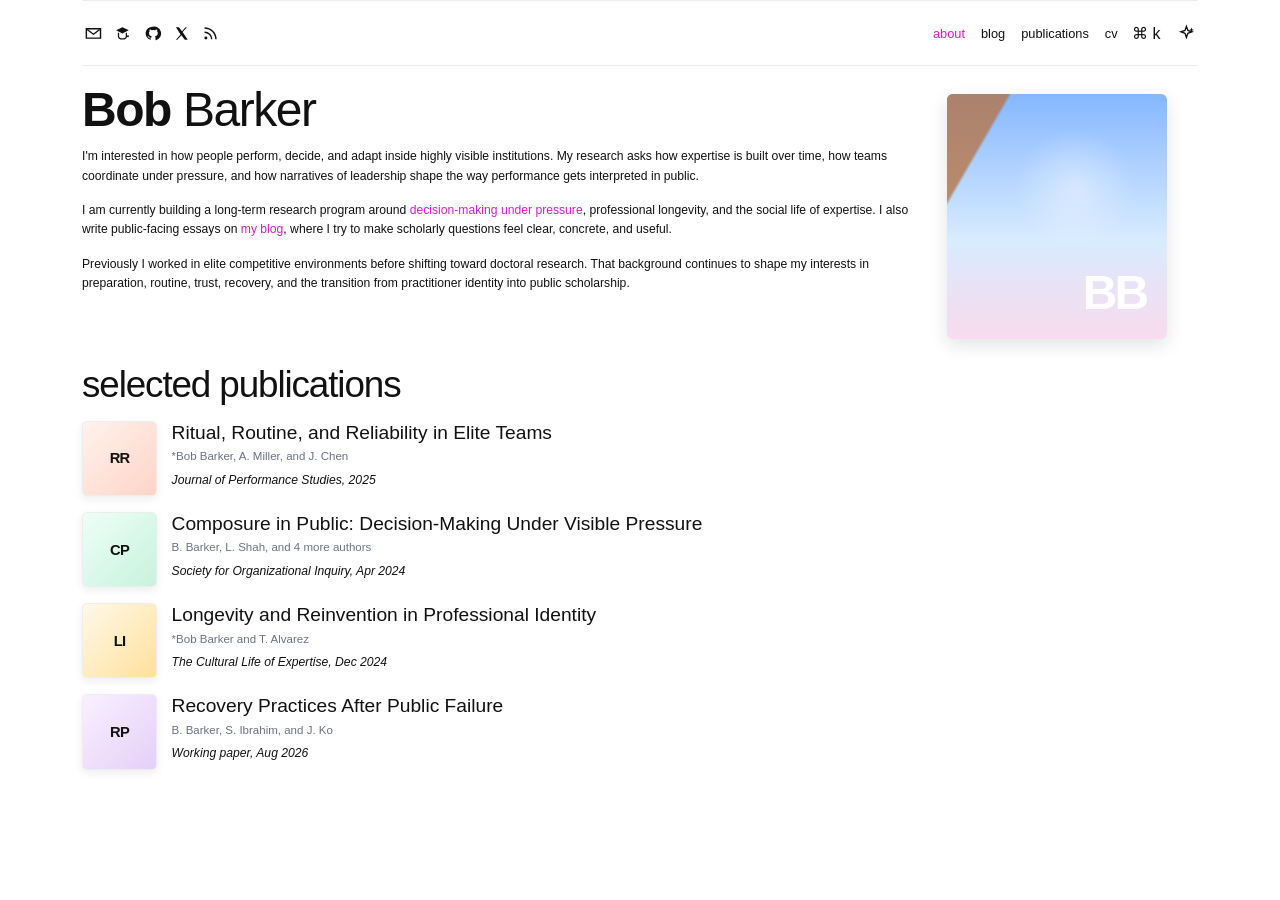
<file: index.html>
<!DOCTYPE html>
<html lang="en">
  <head>
    <meta charset="UTF-8" />
    <meta name="viewport" content="width=device-width, initial-scale=1.0" />
    <title>Bob Barker</title>
    <meta
      name="description"
      content="Academic-style personal website with separate about, blog, publications, and CV pages."
    />
    <link rel="stylesheet" href="./styles.css" />
  </head>
  <body data-page="about" data-base=".">
    <div id="app"></div>
    <script defer src="./src/content.js"></script>
    <script defer src="./src/app.js"></script>
  </body>
</html>
</file>
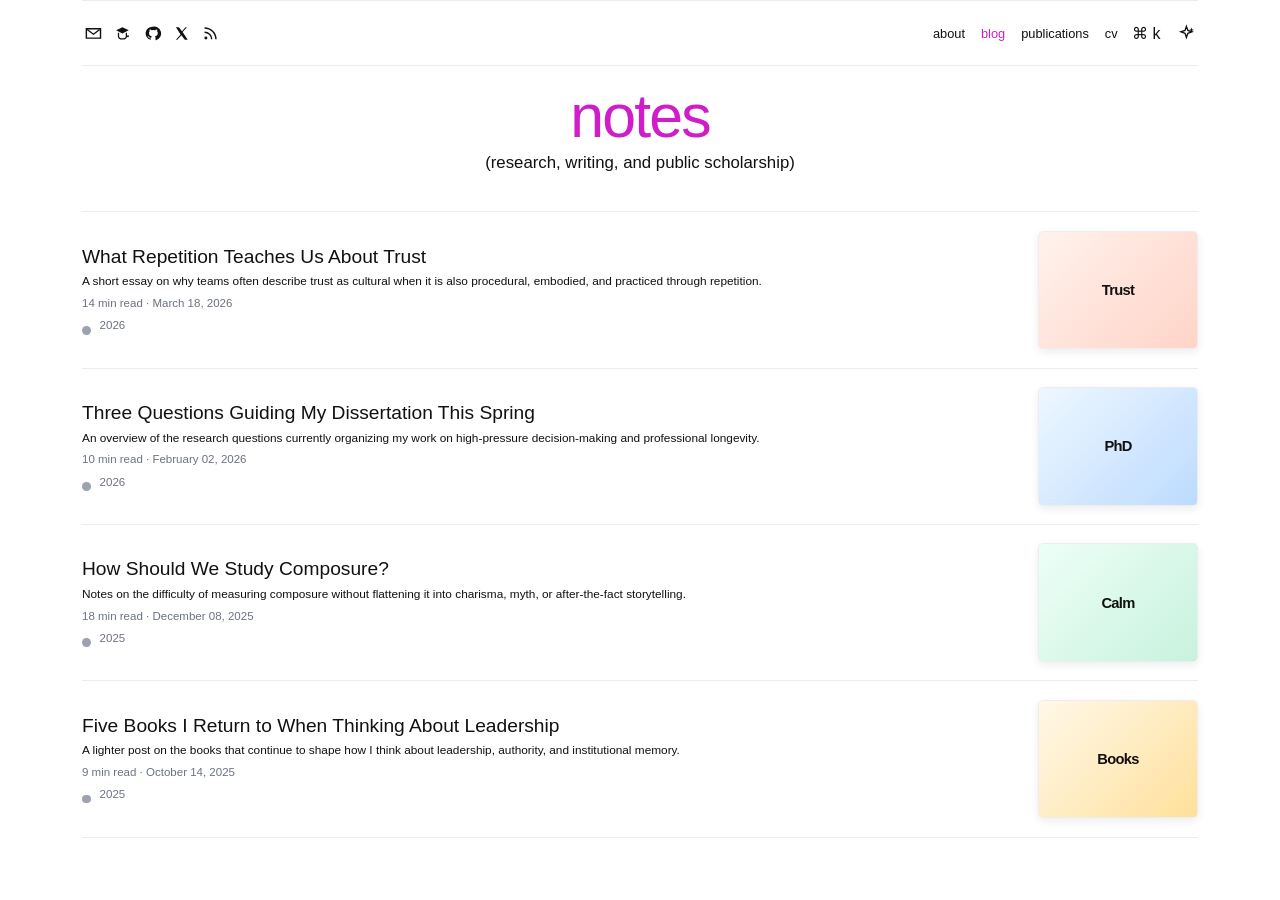
<file: blog/index.html>
<!DOCTYPE html>
<html lang="en">
  <head>
    <meta charset="UTF-8" />
    <meta name="viewport" content="width=device-width, initial-scale=1.0" />
    <title>Bob Barker | Blog</title>
    <meta
      name="description"
      content="Blog page for the academic-style personal website."
    />
    <link rel="stylesheet" href="../styles.css" />
  </head>
  <body data-page="blog" data-base="..">
    <div id="app"></div>
    <script defer src="../src/content.js"></script>
    <script defer src="../src/app.js"></script>
  </body>
</html>
</file>
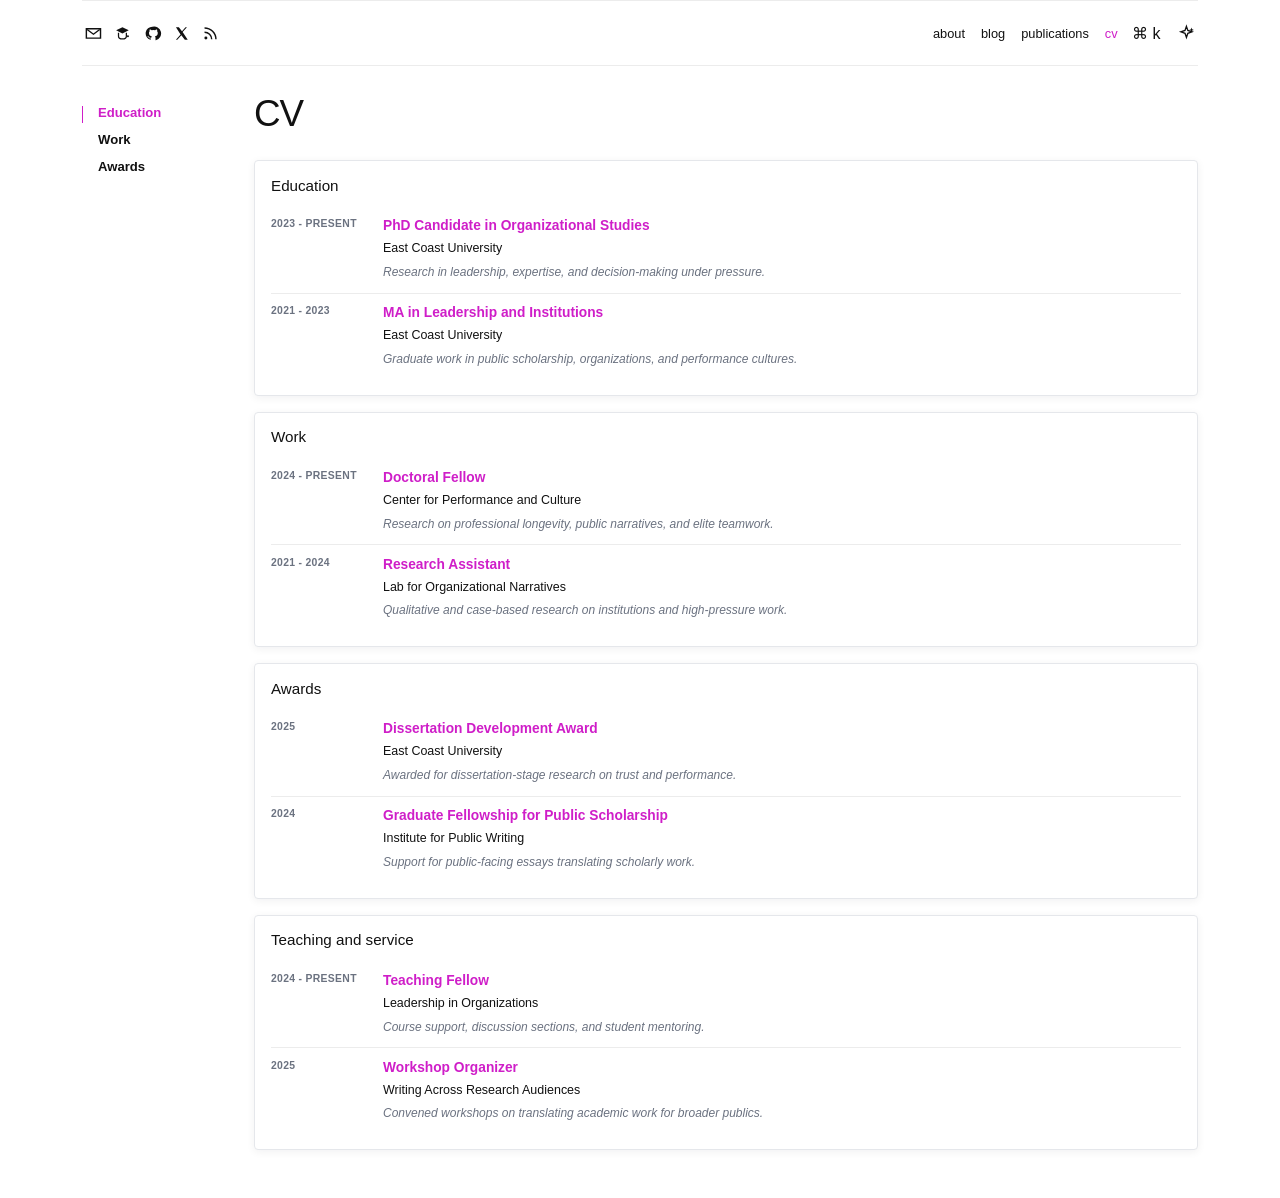
<file: cv/index.html>
<!DOCTYPE html>
<html lang="en">
  <head>
    <meta charset="UTF-8" />
    <meta name="viewport" content="width=device-width, initial-scale=1.0" />
    <title>Bob Barker | CV</title>
    <meta
      name="description"
      content="CV page for the academic-style personal website."
    />
    <link rel="stylesheet" href="../styles.css" />
  </head>
  <body data-page="cv" data-base="..">
    <div id="app"></div>
    <script defer src="../src/content.js"></script>
    <script defer src="../src/app.js"></script>
  </body>
</html>
</file>
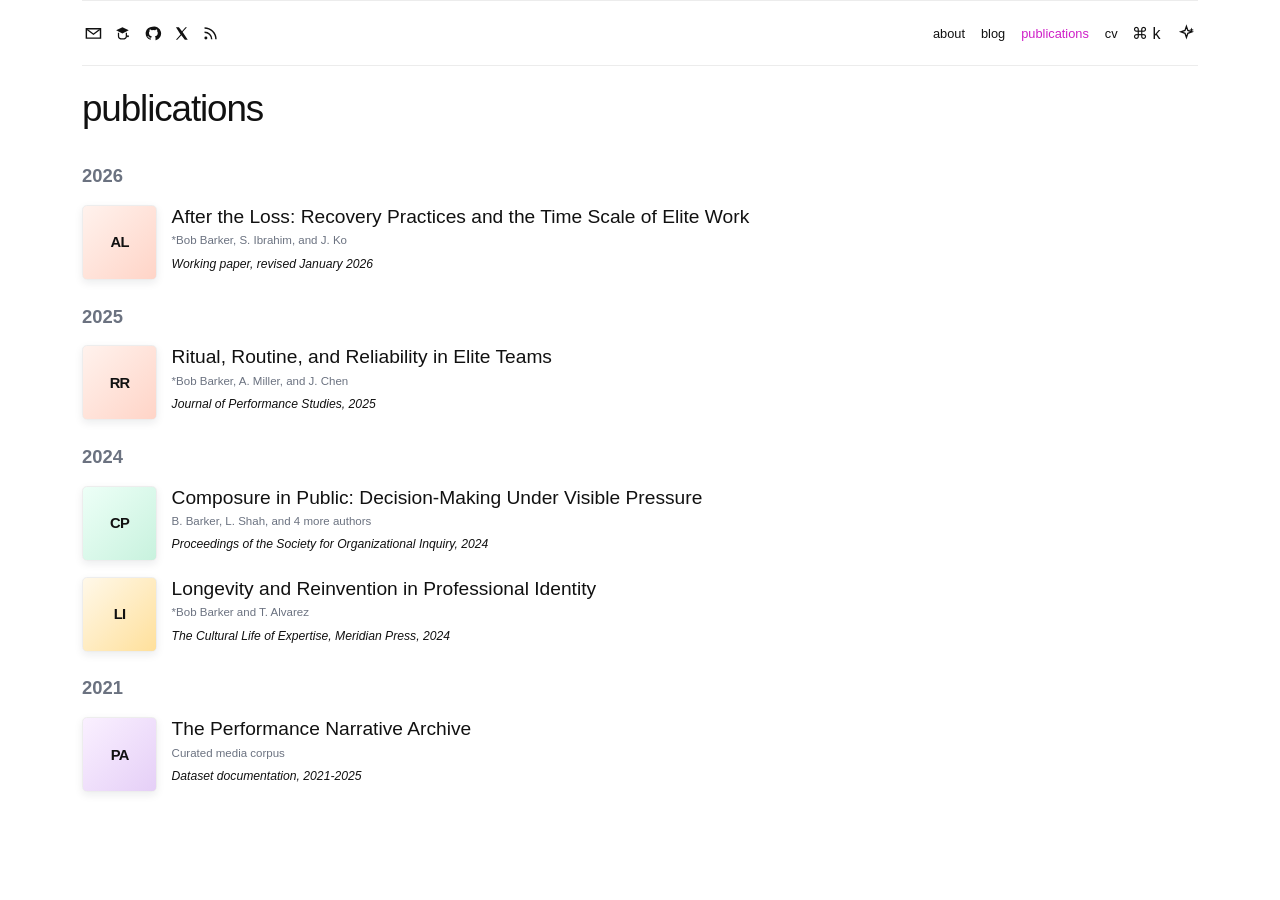
<file: publications/index.html>
<!DOCTYPE html>
<html lang="en">
  <head>
    <meta charset="UTF-8" />
    <meta name="viewport" content="width=device-width, initial-scale=1.0" />
    <title>Bob Barker | Publications</title>
    <meta
      name="description"
      content="Publications page for the academic-style personal website."
    />
    <link rel="stylesheet" href="../styles.css" />
  </head>
  <body data-page="publications" data-base="..">
    <div id="app"></div>
    <script defer src="../src/content.js"></script>
    <script defer src="../src/app.js"></script>
  </body>
</html>
</file>
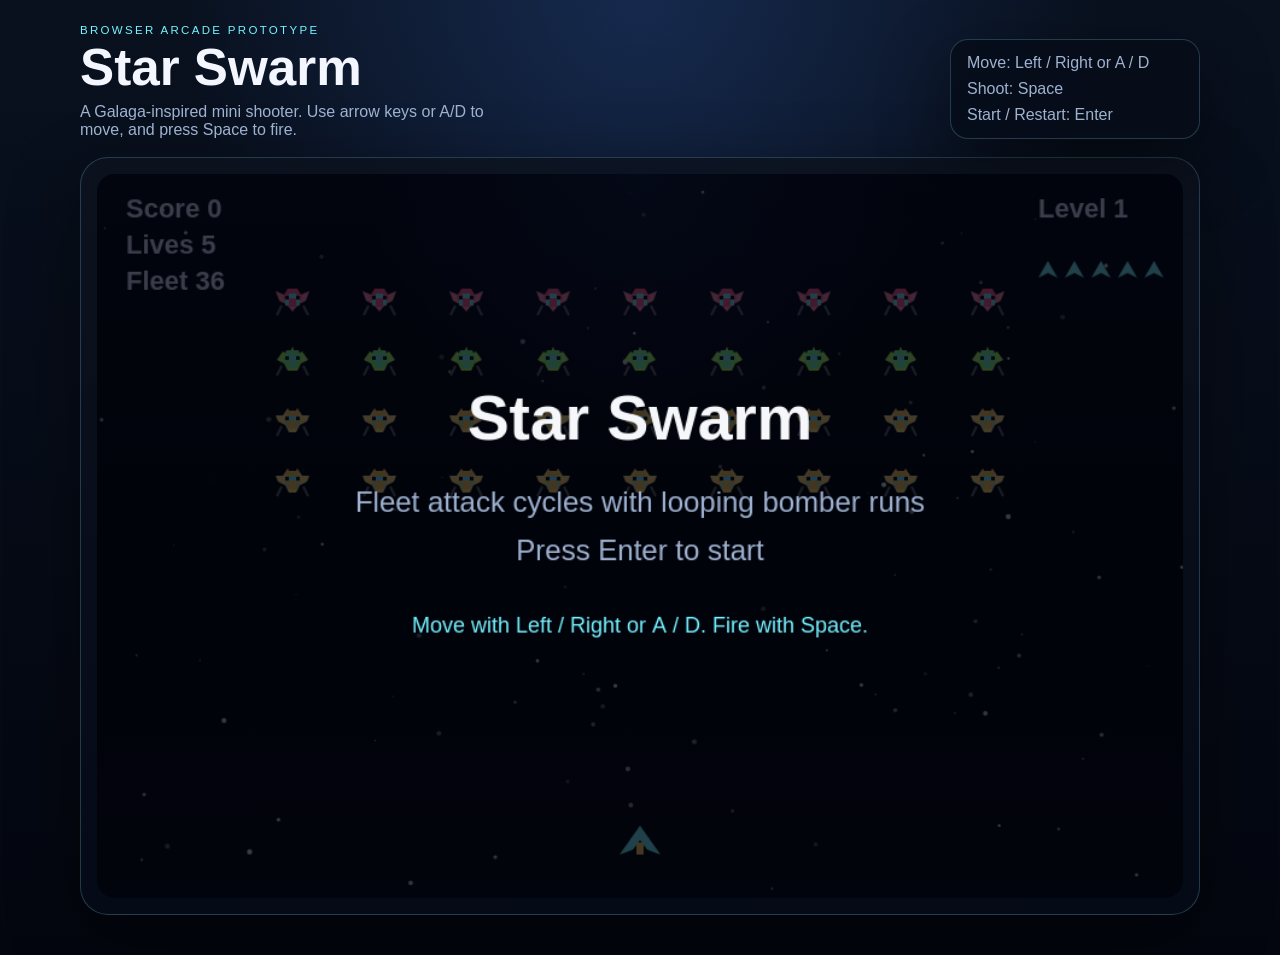
<file: placeholder/galaga-browser/index.html>
<!DOCTYPE html>
<html lang="en">
  <head>
    <meta charset="UTF-8" />
    <meta name="viewport" content="width=device-width, initial-scale=1.0" />
    <title>Star Swarm</title>
    <link rel="stylesheet" href="./styles.css" />
  </head>
  <body>
    <main class="shell">
      <section class="hud">
        <div>
          <p class="eyebrow">Browser Arcade Prototype</p>
          <h1>Star Swarm</h1>
          <p class="summary">
            A Galaga-inspired mini shooter. Use arrow keys or A/D to move, and
            press Space to fire.
          </p>
        </div>
        <div class="controls">
          <span>Move: Left / Right or A / D</span>
          <span>Shoot: Space</span>
          <span>Start / Restart: Enter</span>
        </div>
      </section>

      <section class="cabinet">
        <canvas
          id="game"
          width="900"
          height="600"
          aria-label="Star Swarm game canvas"
        ></canvas>
      </section>
    </main>

    <script src="./game.js"></script>
  </body>
</html>
</file>
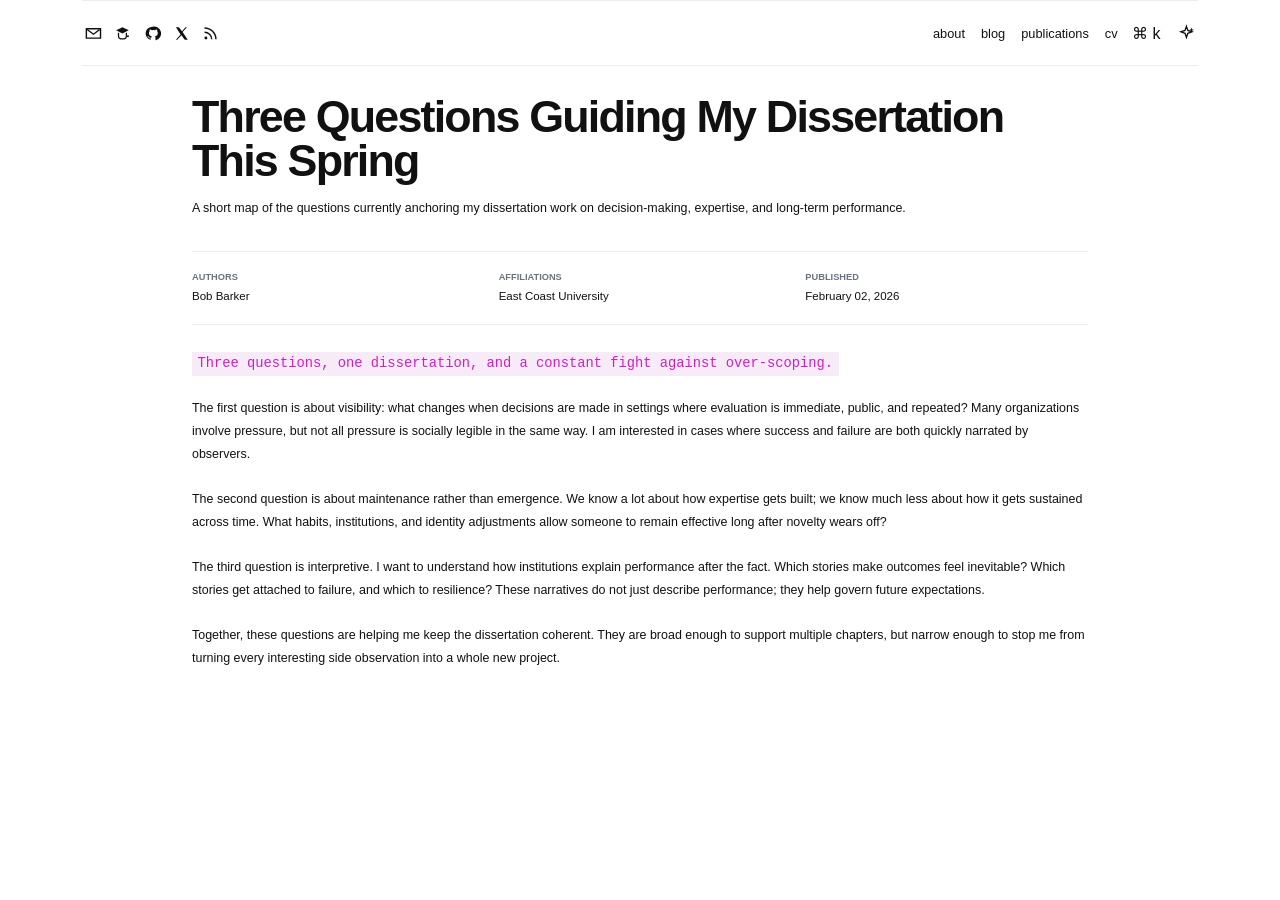
<file: blog/posts/dissertation-questions/index.html>
<!DOCTYPE html>
<html lang="en">
  <head>
    <meta charset="UTF-8" />
    <meta name="viewport" content="width=device-width, initial-scale=1.0" />
    <title>Bob Barker | Three Questions Guiding My Dissertation This Spring</title>
    <meta
      name="description"
      content="Full blog post page for the academic-style personal website."
    />
    <link rel="stylesheet" href="../../../styles.css" />
  </head>
  <body data-page="post" data-base="../../.." data-slug="dissertation-questions">
    <div id="app"></div>
    <script defer src="../../../src/content.js"></script>
    <script defer src="../../../src/app.js"></script>
  </body>
</html>
</file>
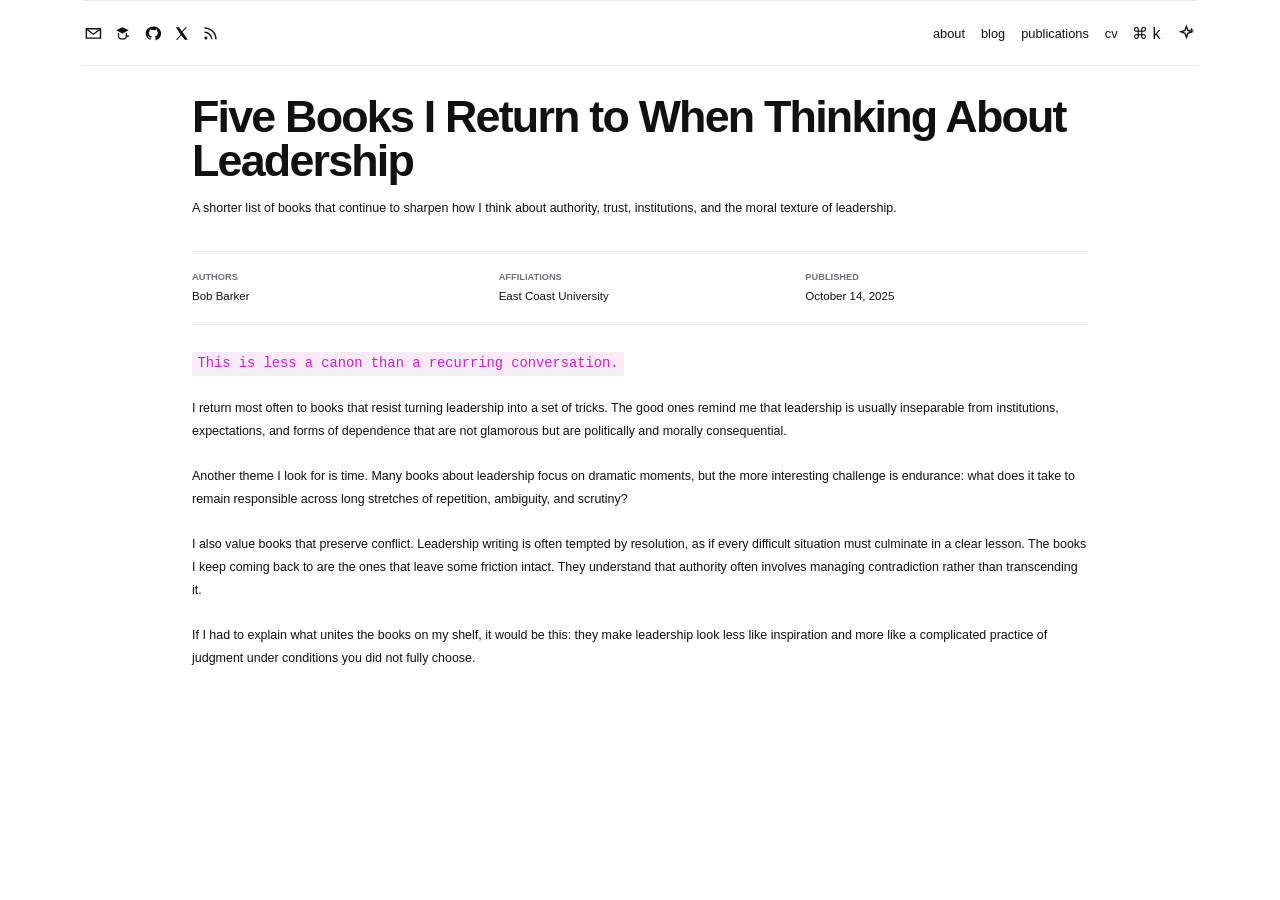
<file: blog/posts/leadership-books/index.html>
<!DOCTYPE html>
<html lang="en">
  <head>
    <meta charset="UTF-8" />
    <meta name="viewport" content="width=device-width, initial-scale=1.0" />
    <title>Bob Barker | Five Books I Return to When Thinking About Leadership</title>
    <meta
      name="description"
      content="Full blog post page for the academic-style personal website."
    />
    <link rel="stylesheet" href="../../../styles.css" />
  </head>
  <body data-page="post" data-base="../../.." data-slug="leadership-books">
    <div id="app"></div>
    <script defer src="../../../src/content.js"></script>
    <script defer src="../../../src/app.js"></script>
  </body>
</html>
</file>
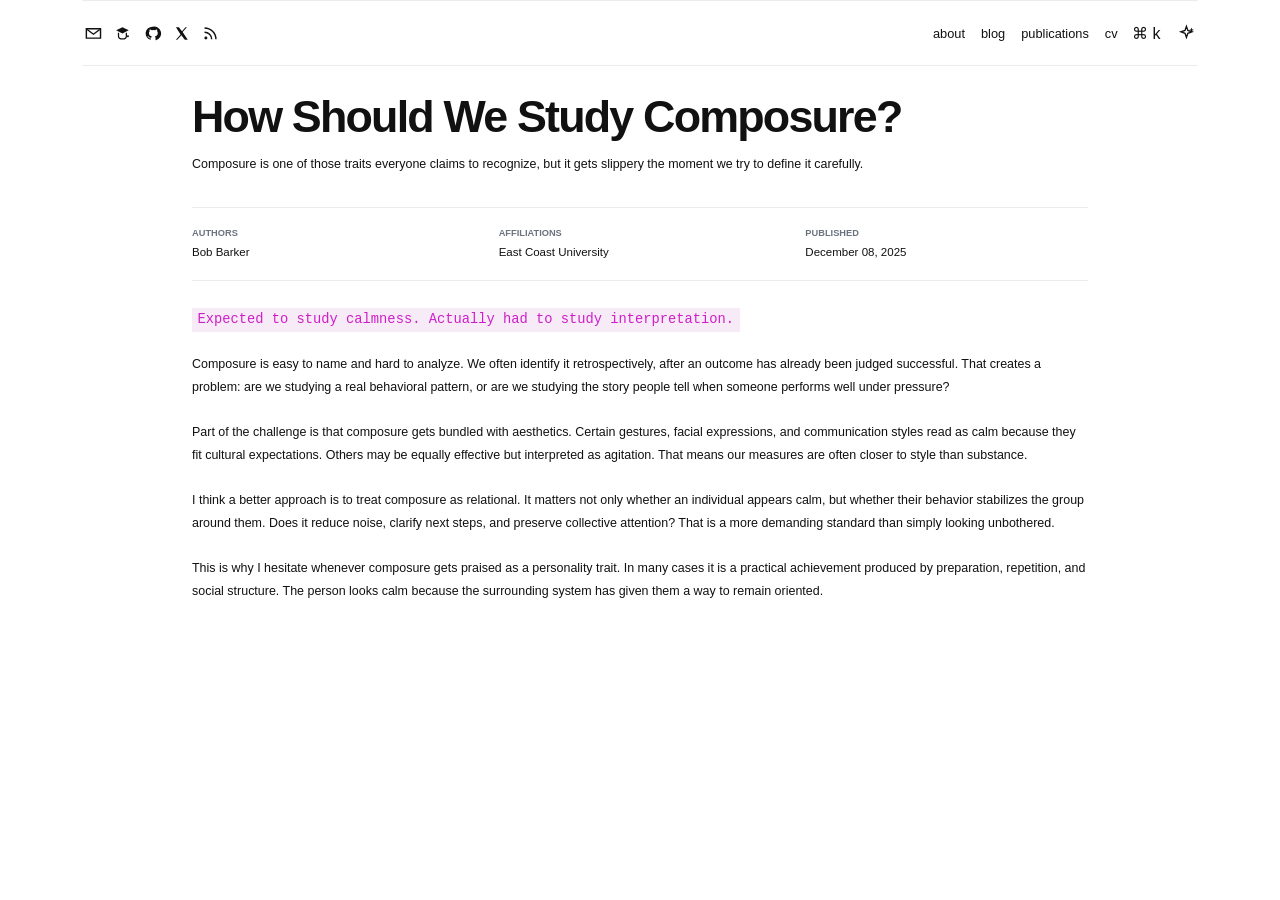
<file: blog/posts/study-composure/index.html>
<!DOCTYPE html>
<html lang="en">
  <head>
    <meta charset="UTF-8" />
    <meta name="viewport" content="width=device-width, initial-scale=1.0" />
    <title>Bob Barker | How Should We Study Composure?</title>
    <meta
      name="description"
      content="Full blog post page for the academic-style personal website."
    />
    <link rel="stylesheet" href="../../../styles.css" />
  </head>
  <body data-page="post" data-base="../../.." data-slug="study-composure">
    <div id="app"></div>
    <script defer src="../../../src/content.js"></script>
    <script defer src="../../../src/app.js"></script>
  </body>
</html>
</file>
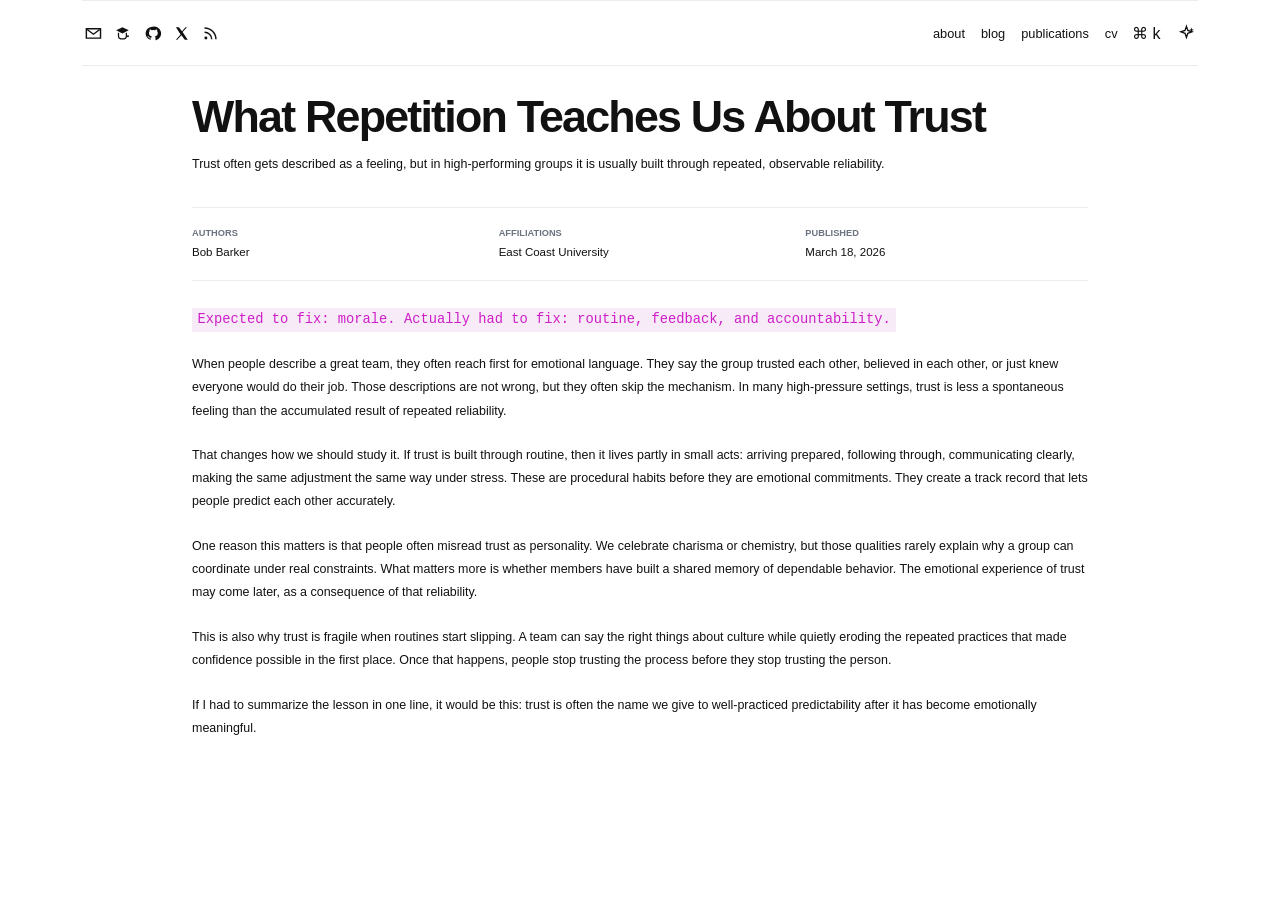
<file: blog/posts/trust-repetition/index.html>
<!DOCTYPE html>
<html lang="en">
  <head>
    <meta charset="UTF-8" />
    <meta name="viewport" content="width=device-width, initial-scale=1.0" />
    <title>Bob Barker | What Repetition Teaches Us About Trust</title>
    <meta
      name="description"
      content="Full blog post page for the academic-style personal website."
    />
    <link rel="stylesheet" href="../../../styles.css" />
  </head>
  <body data-page="post" data-base="../../.." data-slug="trust-repetition">
    <div id="app"></div>
    <script defer src="../../../src/content.js"></script>
    <script defer src="../../../src/app.js"></script>
  </body>
</html>
</file>
<file: styles.css>
:root {
  --bg: #ffffff;
  --ink: #111111;
  --muted: #6b7280;
  --line: #ececec;
  --accent: #cf1ec8;
  --accent-soft: #f5c8f1;
  --max-width: 1180px;
}

* {
  box-sizing: border-box;
}

html {
  background: var(--bg);
}

body {
  margin: 0;
  color: var(--ink);
  font-family: "Helvetica Neue", Helvetica, Arial, sans-serif;
  background: var(--bg);
}

a {
  color: inherit;
  text-decoration: none;
}

a:hover,
a:focus-visible {
  color: var(--accent);
}

.page-shell,
.site-main,
.site-header {
  width: min(calc(100% - 4rem), var(--max-width));
  margin: 0 auto;
}

.site-header {
  display: flex;
  justify-content: space-between;
  align-items: center;
  gap: 1.25rem;
  min-height: 4.15rem;
  padding: 0.55rem 0;
  border-top: 1px solid var(--line);
  border-bottom: 1px solid var(--line);
}

.social-links,
.site-nav,
.header-right,
.utility-links {
  display: flex;
  align-items: center;
}

.social-links {
  gap: 0.38rem;
}

.icon-link,
.utility-icon {
  display: inline-flex;
  align-items: center;
  justify-content: center;
  width: 1.45rem;
  height: 1.45rem;
  color: var(--ink);
}

.icon-link svg,
.utility-icon svg {
  width: 1.18rem;
  height: 1.18rem;
}

.header-right {
  gap: 0.9rem;
}

.site-nav {
  gap: 1rem;
  font-size: 0.8rem;
}

.site-nav a {
  color: var(--ink);
}

.site-nav a.active {
  color: var(--accent);
}

.utility-links {
  gap: 0.45rem;
  color: var(--ink);
}

.utility-pill {
  font-size: 0.78rem;
}

.utility-pill-button,
.utility-icon-button,
.search-close {
  padding: 0;
  border: 0;
  background: transparent;
  color: inherit;
  font: inherit;
  cursor: pointer;
}

.utility-icon-button {
  display: inline-flex;
  align-items: center;
  justify-content: center;
}

.site-main {
  padding: 1.2rem 0 3rem;
}

.home-grid {
  display: grid;
  grid-template-columns: minmax(0, 1.85fr) minmax(180px, 0.55fr);
  gap: 1.35rem;
  align-items: start;
}

.home-title,
.page-title,
.page-heading,
.blog-title {
  margin: 0;
  font-weight: 400;
  letter-spacing: -0.03em;
}

.home-title {
  font-size: clamp(2rem, 4vw, 3rem);
  line-height: 0.98;
}

.home-title strong {
  font-weight: 700;
}

.lede {
  margin: 0.9rem 0 0;
  font-size: 0.76rem;
  line-height: 1.62;
}

.lede a,
.publication-authors a {
  color: var(--accent);
}

.portrait-card {
  padding-top: 0.55rem;
}

.portrait-frame {
  position: relative;
  aspect-ratio: 0.9;
  max-width: 220px;
  border-radius: 0.35rem;
  overflow: hidden;
  background: linear-gradient(180deg, #85b7ff, #d9ecff 60%, #f6d3ea);
  box-shadow: 0 6px 18px rgba(12, 24, 48, 0.12);
}

.portrait-gradient {
  position: absolute;
  inset: 0;
  background:
    linear-gradient(120deg, rgba(183, 112, 60, 0.75) 0 17%, transparent 18%),
    radial-gradient(circle at 58% 38%, rgba(255, 255, 255, 0.4), transparent 30%),
    linear-gradient(180deg, transparent 62%, rgba(255, 255, 255, 0.2) 100%);
}

.portrait-initials {
  position: absolute;
  right: 1.3rem;
  bottom: 1.2rem;
  font-size: clamp(1.8rem, 4vw, 3rem);
  font-weight: 700;
  color: rgba(255, 255, 255, 0.92);
  letter-spacing: -0.06em;
}

.page-section,
.year-section,
.cv-section,
.stack-list {
  margin-top: 1.6rem;
}

.page-heading,
.page-title {
  font-size: clamp(1.55rem, 3vw, 2.3rem);
}

.publication-list {
  display: grid;
  gap: 1rem;
  margin-top: 0.9rem;
}

.publication-item {
  display: grid;
  grid-template-columns: 4.7rem minmax(0, 1fr);
  gap: 0.9rem;
  align-items: start;
}

.thumb-card,
.blog-thumb {
  display: grid;
  place-items: center;
  aspect-ratio: 1;
  border-radius: 0.3rem;
  border: 1px solid #ededed;
  box-shadow: 0 3px 9px rgba(16, 24, 40, 0.08);
  overflow: hidden;
  background: linear-gradient(135deg, #f8f8f8, #ededed);
}

.thumb-card span,
.blog-thumb span {
  font-size: 0.92rem;
  font-weight: 700;
  letter-spacing: -0.05em;
}

.accent-coral {
  background: linear-gradient(135deg, #fff2ed, #ffd4c7);
}

.accent-mint {
  background: linear-gradient(135deg, #edfff7, #c8f2de);
}

.accent-gold {
  background: linear-gradient(135deg, #fff8e9, #ffe09b);
}

.accent-lilac {
  background: linear-gradient(135deg, #faf0ff, #e5cff7);
}

.accent-sky {
  background: linear-gradient(135deg, #edf7ff, #bddbff);
}

.publication-text h3,
.blog-row h2,
.cv-body h3 {
  margin: 0;
  font-size: clamp(0.95rem, 1.5vw, 1.25rem);
  line-height: 1.2;
  font-weight: 400;
}

.publication-authors,
.publication-venue,
.cv-org,
.cv-detail,
.blog-summary,
.blog-meta,
.blog-year,
.blog-subtitle {
  margin: 0.28rem 0 0;
  line-height: 1.55;
}

.publication-authors,
.blog-meta,
.blog-year,
.cv-org,
.cv-detail {
  color: var(--muted);
}

.publication-venue {
  font-size: 0.76rem;
}

.page-hero {
  padding: 0.15rem 0 0.6rem;
}

.centered {
  text-align: center;
}

.blog-title {
  color: var(--accent);
  font-size: clamp(2.25rem, 6vw, 3.8rem);
  line-height: 0.95;
}

.blog-subtitle {
  font-size: clamp(0.8rem, 1.5vw, 1.05rem);
  color: var(--ink);
}

.stack-list {
  border-top: 1px solid var(--line);
}

.blog-row {
  display: grid;
  grid-template-columns: minmax(0, 1.8fr) minmax(100px, 160px);
  gap: 1rem;
  align-items: center;
  padding: 1.15rem 0;
  border-bottom: 1px solid var(--line);
}

.blog-thumb {
  aspect-ratio: 1.35;
}

.blog-summary {
  max-width: 50rem;
  font-size: 0.74rem;
}

.blog-meta,
.blog-year,
.publication-authors,
.cv-org,
.cv-detail {
  font-size: 0.72rem;
}

.post-link {
  color: inherit;
}

.blog-year {
  position: relative;
  padding-left: 1.1rem;
}

.blog-year::before {
  content: "";
  position: absolute;
  left: 0;
  top: 0.52rem;
  width: 0.55rem;
  height: 0.55rem;
  border-radius: 50%;
  background: #9ca3af;
}

.year-heading,
.cv-heading {
  margin: 0 0 1.1rem;
  font-size: 1.15rem;
  font-weight: 700;
  color: var(--muted);
  text-transform: lowercase;
}

.cv-sections {
  display: grid;
  gap: 1.6rem;
}

.cv-layout {
  display: grid;
  grid-template-columns: 140px minmax(0, 1fr);
  gap: 2rem;
  align-items: start;
}

.cv-side-nav {
  position: sticky;
  top: 1.6rem;
  display: grid;
  gap: 0.75rem;
  padding-top: 1.2rem;
}

.cv-side-nav a {
  position: relative;
  padding-left: 1rem;
  font-size: 0.82rem;
  font-weight: 600;
}

.cv-side-nav a.active,
.cv-side-nav a:hover,
.cv-side-nav a:focus-visible {
  color: var(--accent);
}

.cv-side-nav a.active::before {
  content: "";
  position: absolute;
  left: 0;
  top: 0.1rem;
  width: 1px;
  height: 1.05rem;
  background: var(--accent);
}

.cv-main {
  display: grid;
  gap: 1rem;
}

.cv-hero {
  padding-top: 0.45rem;
}

.cv-panel {
  padding: 0.95rem 1rem;
  border: 1px solid #e5e7eb;
  border-radius: 0.25rem;
  box-shadow: 0 2px 8px rgba(15, 23, 42, 0.06);
  background: #fff;
}

.cv-panel-title {
  margin: 0 0 0.85rem;
  font-size: 0.95rem;
  font-weight: 500;
}

.cv-entries {
  display: grid;
  gap: 0;
}

.cv-entry {
  display: grid;
  grid-template-columns: 6rem minmax(0, 1fr);
  gap: 1rem;
  padding: 0.7rem 0;
  border-top: 1px solid var(--line);
}

.cv-entry:first-child {
  border-top: 0;
}

.cv-years {
  color: var(--muted);
  font-size: 0.65rem;
  font-weight: 700;
  text-transform: uppercase;
  letter-spacing: 0.03em;
}

.cv-body h3 {
  font-size: 0.86rem;
  font-weight: 600;
  color: var(--accent);
}

.cv-org {
  font-size: 0.78rem;
  color: var(--ink);
}

.cv-detail {
  font-size: 0.75rem;
}

.post-shell {
  width: min(100%, 56rem);
  margin: 0 auto;
}

.post-hero {
  padding-top: 0.6rem;
}

.post-title {
  margin: 0;
  font-size: clamp(1.8rem, 4vw, 2.8rem);
  line-height: 0.98;
  font-weight: 700;
  letter-spacing: -0.04em;
}

.post-dek {
  max-width: 45rem;
  margin: 1rem 0 0;
  font-size: 0.78rem;
  line-height: 1.6;
}

.post-meta-grid {
  display: grid;
  grid-template-columns: repeat(3, minmax(0, 1fr));
  gap: 1.5rem;
  margin-top: 2rem;
  padding: 1.25rem 0;
  border-top: 1px solid var(--line);
  border-bottom: 1px solid var(--line);
}

.meta-label {
  display: block;
  margin-bottom: 0.35rem;
  color: var(--muted);
  font-size: 0.58rem;
  font-weight: 700;
  text-transform: uppercase;
}

.meta-value {
  font-size: 0.72rem;
  line-height: 1.45;
}

.post-body {
  padding-top: 1.65rem;
}

.post-body p {
  margin: 0 0 1.35rem;
  font-size: 0.78rem;
  line-height: 1.85;
}

.post-note {
  display: inline-block;
  margin-bottom: 1.6rem;
  padding: 0.15rem 0.35rem;
  background: #f7ebf8;
  color: var(--accent);
  font-family: "Courier New", monospace;
  font-size: 0.86rem !important;
  line-height: 1.4 !important;
}

.search-overlay[hidden] {
  display: none;
}

.search-open {
  overflow: hidden;
}

.search-overlay {
  position: fixed;
  inset: 0;
  z-index: 1000;
}

.search-backdrop {
  position: absolute;
  inset: 0;
  background: rgba(17, 17, 17, 0.32);
}

.search-dialog {
  position: relative;
  width: min(calc(100% - 2rem), 38rem);
  margin: 6rem auto 0;
  border: 1px solid #e5e7eb;
  border-radius: 0.45rem;
  background: #fff;
  box-shadow: 0 18px 40px rgba(15, 23, 42, 0.18);
  overflow: hidden;
}

.search-head {
  display: grid;
  grid-template-columns: minmax(0, 1fr) auto;
  gap: 1rem;
  align-items: center;
  padding: 0.85rem 0.95rem;
  border-bottom: 1px solid var(--line);
}

.search-input {
  width: 100%;
  border: 0;
  outline: 0;
  font-size: 0.9rem;
  color: var(--ink);
}

.search-close {
  font-size: 0.78rem;
  color: var(--muted);
}

.search-results {
  display: grid;
  max-height: 24rem;
  overflow: auto;
}

.search-result,
.search-empty {
  display: grid;
  gap: 0.22rem;
  padding: 0.85rem 0.95rem;
  border-bottom: 1px solid var(--line);
}

.search-result:last-child {
  border-bottom: 0;
}

.search-type {
  font-size: 0.62rem;
  font-weight: 700;
  color: var(--accent);
  text-transform: uppercase;
}

.search-result strong {
  font-size: 0.84rem;
  font-weight: 600;
}

.search-result span:last-child,
.search-empty {
  color: var(--muted);
  font-size: 0.73rem;
  line-height: 1.55;
}

@media (max-width: 1024px) {
  .home-grid,
  .publication-item,
  .blog-row,
  .cv-entry,
  .post-meta-grid,
  .cv-layout {
    grid-template-columns: 1fr;
  }

  .portrait-card {
    max-width: 14rem;
  }

  .cv-side-nav {
    position: static;
    grid-auto-flow: column;
    justify-content: start;
    padding-top: 0;
  }
}

@media (max-width: 760px) {
  .page-shell,
  .site-main,
  .site-header {
    width: min(calc(100% - 1.5rem), var(--max-width));
  }

  .site-header,
  .header-right {
    flex-direction: column;
    align-items: flex-start;
  }

  .site-nav {
    flex-wrap: wrap;
    gap: 0.9rem 1.1rem;
  }

  .blog-title {
    font-size: 2.6rem;
  }
}
</file>
<file: placeholder/galaga-browser/styles.css>
:root {
  color-scheme: dark;
  --bg-top: #09111f;
  --bg-bottom: #03060f;
  --panel: rgba(7, 12, 24, 0.84);
  --panel-border: rgba(137, 221, 255, 0.22);
  --text: #f3f6ff;
  --muted: #9eb2d0;
  --accent: #75f3ff;
  --accent-strong: #ffd166;
  --shadow: 0 24px 70px rgba(0, 0, 0, 0.45);
}

* {
  box-sizing: border-box;
}

body {
  margin: 0;
  min-height: 100vh;
  font-family: "Trebuchet MS", "Segoe UI", sans-serif;
  color: var(--text);
  background:
    radial-gradient(circle at top, rgba(46, 88, 166, 0.35), transparent 40%),
    linear-gradient(180deg, var(--bg-top), var(--bg-bottom));
}

.shell {
  width: min(1120px, calc(100vw - 32px));
  margin: 0 auto;
  padding: 24px 0 40px;
}

.hud {
  display: flex;
  justify-content: space-between;
  gap: 24px;
  align-items: end;
  margin-bottom: 18px;
}

.eyebrow {
  margin: 0 0 8px;
  text-transform: uppercase;
  letter-spacing: 0.2em;
  font-size: 0.72rem;
  color: var(--accent);
}

h1 {
  margin: 0;
  font-size: clamp(2rem, 4vw, 3.4rem);
  line-height: 0.95;
}

.summary {
  max-width: 48ch;
  margin: 10px 0 0;
  color: var(--muted);
}

.controls {
  display: grid;
  gap: 8px;
  padding: 14px 16px;
  min-width: 250px;
  border: 1px solid var(--panel-border);
  border-radius: 18px;
  background: var(--panel);
  color: var(--muted);
  box-shadow: var(--shadow);
}

.cabinet {
  padding: 16px;
  border: 1px solid var(--panel-border);
  border-radius: 28px;
  background:
    linear-gradient(180deg, rgba(255, 255, 255, 0.02), transparent),
    var(--panel);
  box-shadow: var(--shadow);
}

canvas {
  display: block;
  width: 100%;
  height: auto;
  border-radius: 18px;
  background:
    radial-gradient(circle at top, rgba(40, 83, 177, 0.22), transparent 30%),
    linear-gradient(180deg, #060c18, #02040b 60%, #050914);
}

@media (max-width: 820px) {
  .shell {
    width: min(100vw - 20px, 1120px);
    padding-top: 18px;
  }

  .hud {
    align-items: stretch;
    flex-direction: column;
  }

  .controls {
    min-width: 0;
  }

  .cabinet {
    padding: 10px;
    border-radius: 18px;
  }
}
</file>
